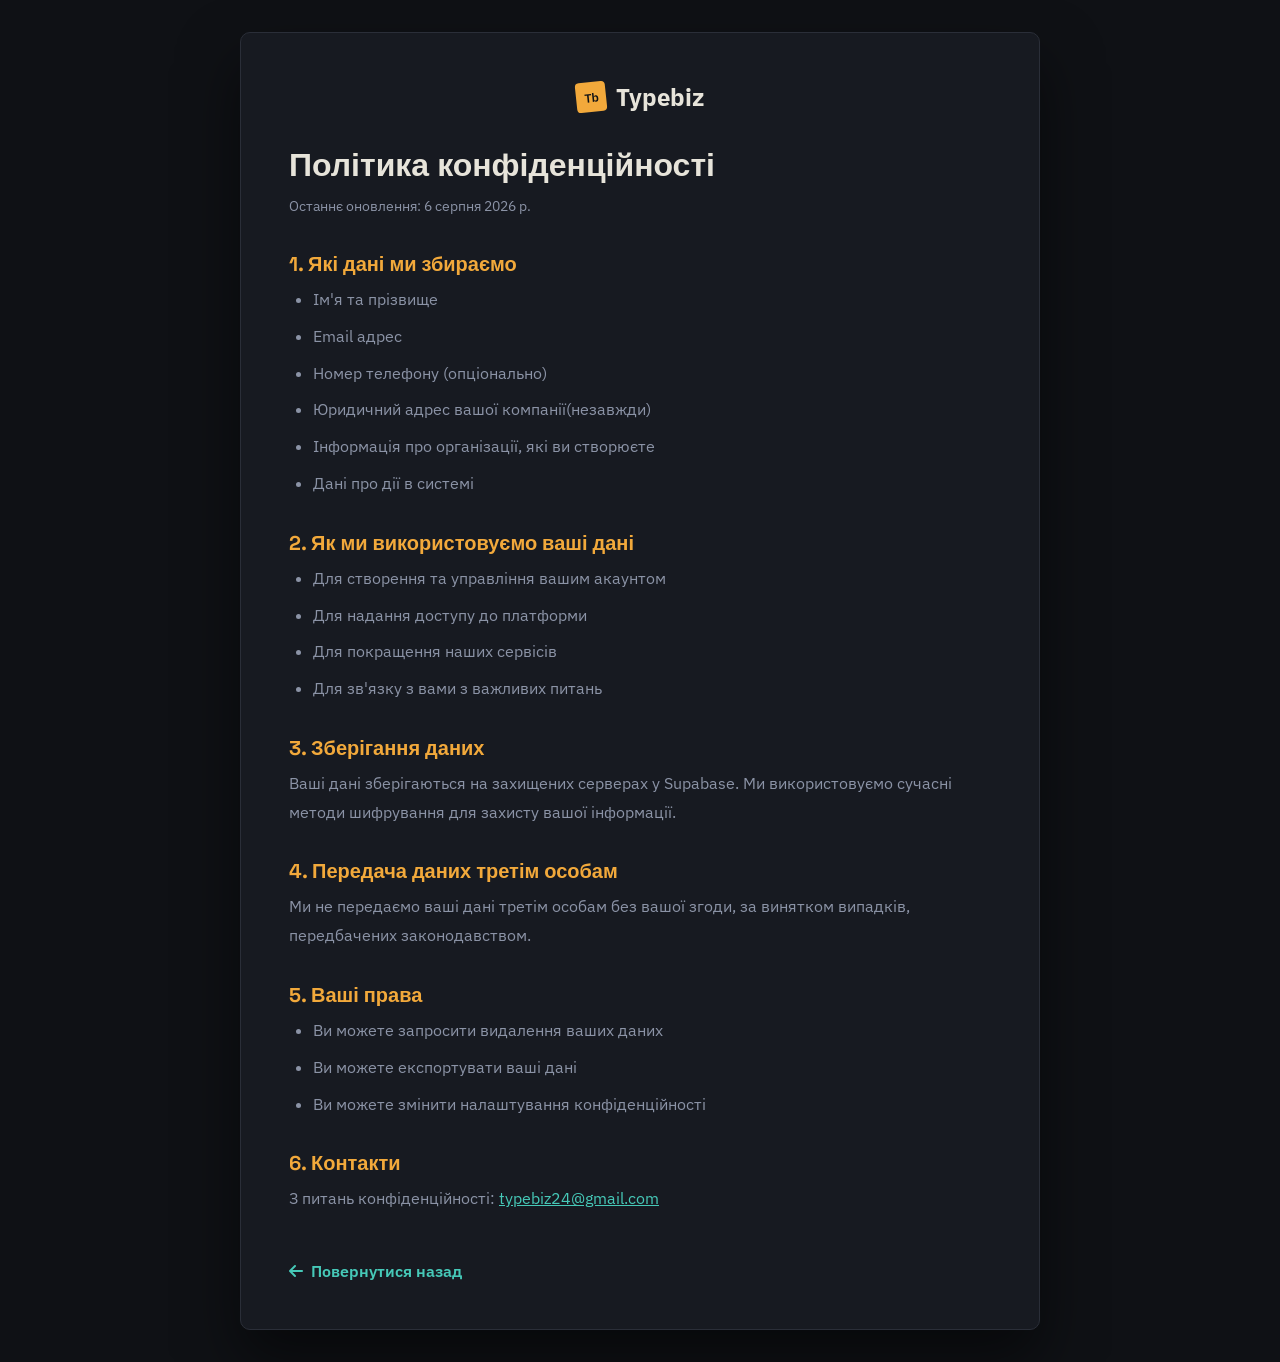
<file: privacy.html>
<!DOCTYPE html>
<html lang="uk">
<head>
    <meta charset="UTF-8">
    <meta name="viewport" content="width=device-width, initial-scale=1.0">
    <title>Політика конфіденційності — Typebiz</title>
    <link rel="preconnect" href="https://fonts.googleapis.com">
    <link href="https://fonts.googleapis.com/css2?family=Space+Grotesk:wght@500;600;700&family=IBM+Plex+Sans:wght@400;500;600;700&family=IBM+Plex+Mono:wght@400;500;600&display=swap" rel="stylesheet">
    <link rel="stylesheet" href="https://cdnjs.cloudflare.com/ajax/libs/font-awesome/6.5.0/css/all.min.css">
    <style>
        :root {
            --ink: #0F1115;
            --ink-soft: #171A21;
            --ink-line: #2A2E38;
            --gold: #F2A93B;
            --teal: #46C9B8;
            --text-onink: #E7E4DA;
            --muted: #8B93A6;
            --radius: 10px;
        }
        *{margin:0;padding:0;box-sizing:border-box;}
        body{
            font-family:'IBM Plex Sans',sans-serif;
            background:var(--ink);
            color:var(--text-onink);
            min-height:100vh;
            padding:2rem;
        }
        .privacy-container{
            max-width:800px;
            margin:0 auto;
            background:var(--ink-soft);
            border:1px solid var(--ink-line);
            border-radius:var(--radius);
            padding:3rem;
            box-shadow:0 30px 60px rgba(0,0,0,0.5);
        }
        .logo{
            display:flex;
            align-items:center;
            justify-content:center;
            gap:10px;
            font-weight:700;
            font-size:1.5rem;
            margin-bottom:2rem;
        }
        .logo .tab{
            width:30px;height:30px;
            border-radius:4px;
            background:var(--gold);
            color:var(--ink);
            display:flex;
            align-items:center;
            justify-content:center;
            font-family:'IBM Plex Mono';
            font-size:0.75rem;
            font-weight:600;
            transform:rotate(-6deg);
        }
        h1{
            font-family:'Space Grotesk',sans-serif;
            font-size:2rem;
            margin-bottom:0.5rem;
        }
        .date{
            color:var(--muted);
            margin-bottom:2rem;
            font-size:0.9rem;
        }
        h2{
            font-family:'Space Grotesk',sans-serif;
            font-size:1.25rem;
            margin-top:2rem;
            margin-bottom:0.5rem;
            color:var(--gold);
        }
        p{
            color:var(--muted);
            line-height:1.8;
            margin-bottom:1rem;
        }
        ul{
            color:var(--muted);
            line-height:1.8;
            padding-left:1.5rem;
            margin-bottom:1rem;
        }
        ul li{margin-bottom:0.5rem;}
        .back-link{
            display:inline-flex;
            align-items:center;
            gap:0.5rem;
            color:var(--teal);
            text-decoration:none;
            margin-top:2rem;
            font-weight:600;
        }
        .back-link:hover{color:var(--gold);}
        @media(max-width:768px){
            .privacy-container{padding:1.5rem;}
            body{padding:1rem;}
        }
    </style>
</head>
<body>
    <div class="privacy-container">
        <div class="logo">
            <span class="tab">Tb</span>
            <span>Typebiz</span>
        </div>

        <h1>Політика конфіденційності</h1>
        <p class="date">Останнє оновлення: 6 серпня 2026 р.</p>

        <h2>1. Які дані ми збираємо</h2>
        <ul>
            <li>Ім'я та прізвище</li>
            <li>Email адрес</li>
            <li>Номер телефону (опціонально)</li>
            <li>Юридичний адрес вашої компанії(незавжди)</li>
            <li>Інформація про організації, які ви створюєте</li>
            <li>Дані про дії в системі</li>
        </ul>

        <h2>2. Як ми використовуємо ваші дані</h2>
        <ul>
            <li>Для створення та управління вашим акаунтом</li>
            <li>Для надання доступу до платформи</li>
            <li>Для покращення наших сервісів</li>
            <li>Для зв'язку з вами з важливих питань</li>
        </ul>

        <h2>3. Зберігання даних</h2>
        <p>
            Ваші дані зберігаються на захищених серверах у Supabase. Ми використовуємо сучасні методи 
            шифрування для захисту вашої інформації.
        </p>

        <h2>4. Передача даних третім особам</h2>
        <p>
            Ми не передаємо ваші дані третім особам без вашої згоди, за винятком випадків, 
            передбачених законодавством.
        </p>

        <h2>5. Ваші права</h2>
        <ul>
            <li>Ви можете запросити видалення ваших даних</li>
            <li>Ви можете експортувати ваші дані</li>
            <li>Ви можете змінити налаштування конфіденційності</li>
        </ul>

        <h2>6. Контакти</h2>
        <p>
            З питань конфіденційності: <a href="mailto:privacy@typebiz.com" style="color:var(--teal);">typebiz24@gmail.com</a>
        </p>

        <a href="javascript:history.back()" class="back-link">
            <i class="fas fa-arrow-left"></i> Повернутися назад
        </a>
    </div>
</body>
</html>
</file>
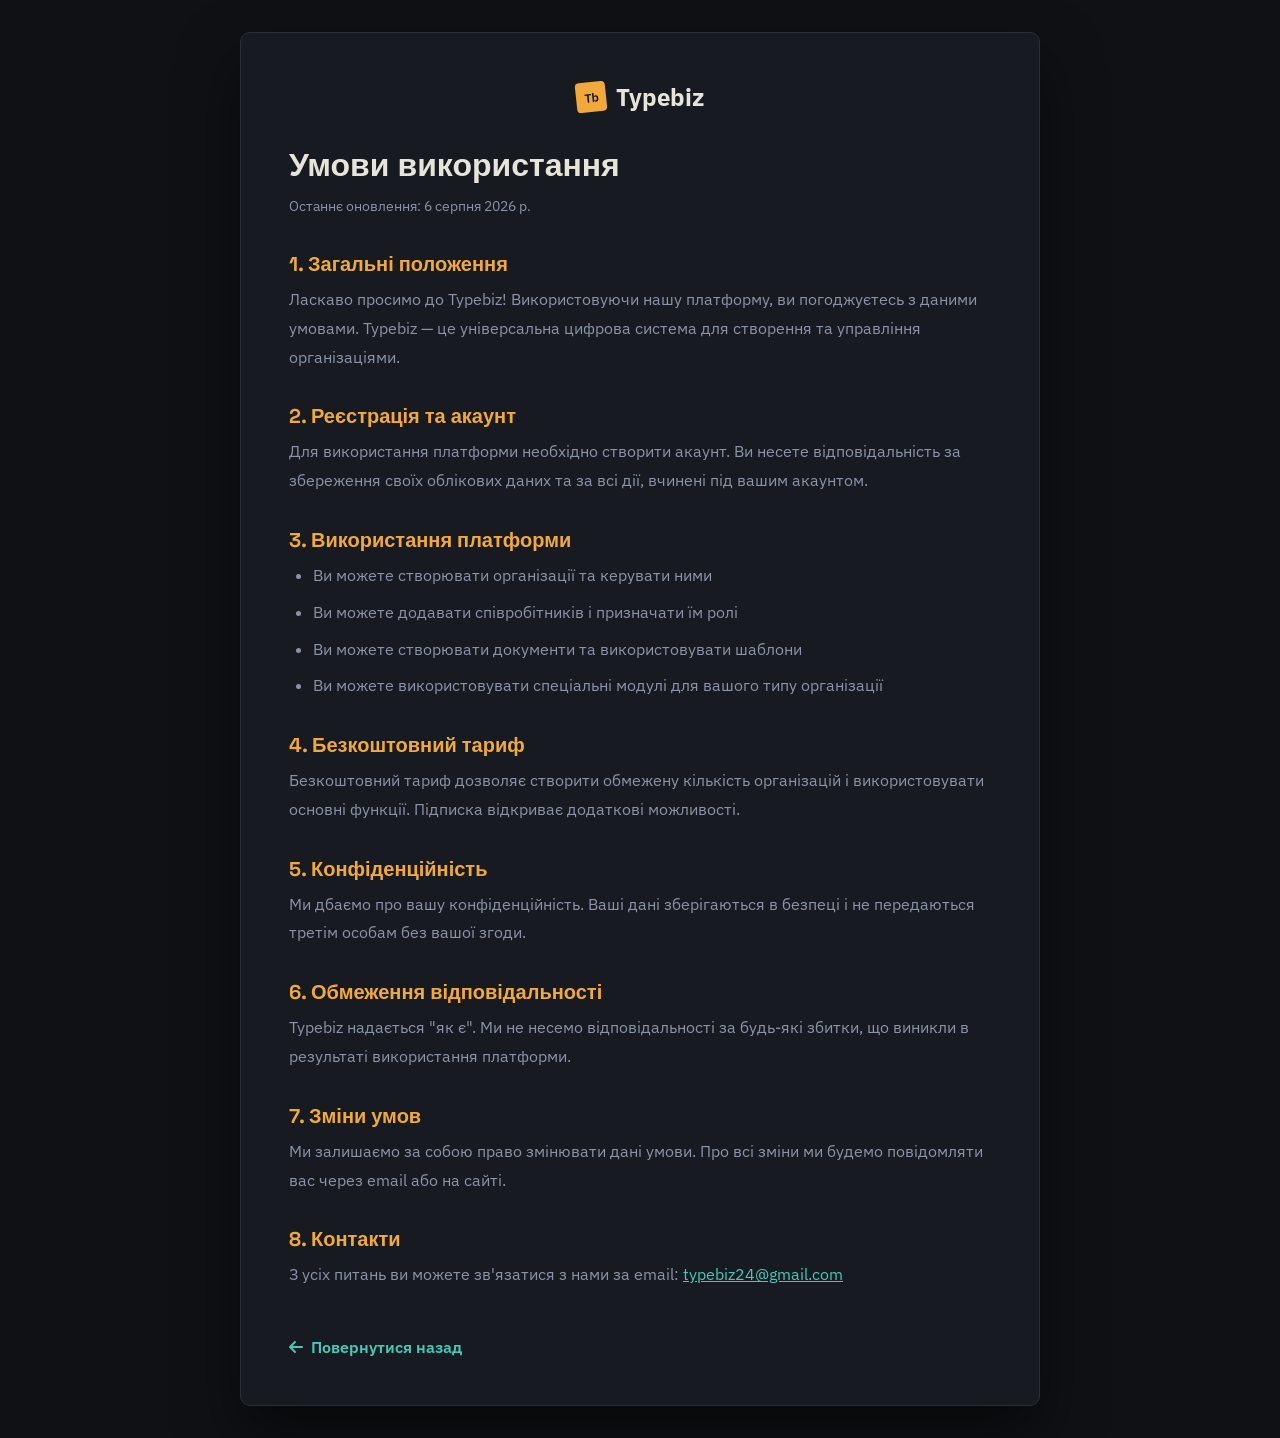
<file: terms.html>
<!DOCTYPE html>
<html lang="uk">
<head>
    <meta charset="UTF-8">
    <meta name="viewport" content="width=device-width, initial-scale=1.0">
    <title>Умови використання — Typebiz</title>
    <link rel="preconnect" href="https://fonts.googleapis.com">
    <link href="https://fonts.googleapis.com/css2?family=Space+Grotesk:wght@500;600;700&family=IBM+Plex+Sans:wght@400;500;600;700&family=IBM+Plex+Mono:wght@400;500;600&display=swap" rel="stylesheet">
    <link rel="stylesheet" href="https://cdnjs.cloudflare.com/ajax/libs/font-awesome/6.5.0/css/all.min.css">
    <style>
        :root {
            --ink: #0F1115;
            --ink-soft: #171A21;
            --ink-line: #2A2E38;
            --gold: #F2A93B;
            --teal: #46C9B8;
            --text-onink: #E7E4DA;
            --muted: #8B93A6;
            --radius: 10px;
        }
        *{margin:0;padding:0;box-sizing:border-box;}
        body{
            font-family:'IBM Plex Sans',sans-serif;
            background:var(--ink);
            color:var(--text-onink);
            min-height:100vh;
            padding:2rem;
        }
        .terms-container{
            max-width:800px;
            margin:0 auto;
            background:var(--ink-soft);
            border:1px solid var(--ink-line);
            border-radius:var(--radius);
            padding:3rem;
            box-shadow:0 30px 60px rgba(0,0,0,0.5);
        }
        .logo{
            display:flex;
            align-items:center;
            justify-content:center;
            gap:10px;
            font-weight:700;
            font-size:1.5rem;
            margin-bottom:2rem;
        }
        .logo .tab{
            width:30px;height:30px;
            border-radius:4px;
            background:var(--gold);
            color:var(--ink);
            display:flex;
            align-items:center;
            justify-content:center;
            font-family:'IBM Plex Mono';
            font-size:0.75rem;
            font-weight:600;
            transform:rotate(-6deg);
        }
        h1{
            font-family:'Space Grotesk',sans-serif;
            font-size:2rem;
            margin-bottom:0.5rem;
        }
        .date{
            color:var(--muted);
            margin-bottom:2rem;
            font-size:0.9rem;
        }
        h2{
            font-family:'Space Grotesk',sans-serif;
            font-size:1.25rem;
            margin-top:2rem;
            margin-bottom:0.5rem;
            color:var(--gold);
        }
        p{
            color:var(--muted);
            line-height:1.8;
            margin-bottom:1rem;
        }
        ul{
            color:var(--muted);
            line-height:1.8;
            padding-left:1.5rem;
            margin-bottom:1rem;
        }
        ul li{margin-bottom:0.5rem;}
        .back-link{
            display:inline-flex;
            align-items:center;
            gap:0.5rem;
            color:var(--teal);
            text-decoration:none;
            margin-top:2rem;
            font-weight:600;
        }
        .back-link:hover{color:var(--gold);}
        @media(max-width:768px){
            .terms-container{padding:1.5rem;}
            body{padding:1rem;}
        }
    </style>
</head>
<body>
    <div class="terms-container">
        <div class="logo">
            <span class="tab">Tb</span>
            <span>Typebiz</span>
        </div>

        <h1>Умови використання</h1>
        <p class="date">Останнє оновлення: 6 серпня 2026 р.</p>

        <h2>1. Загальні положення</h2>
        <p>
            Ласкаво просимо до Typebiz! Використовуючи нашу платформу, ви погоджуєтесь з даними умовами. 
            Typebiz — це універсальна цифрова система для створення та управління організаціями.
        </p>

        <h2>2. Реєстрація та акаунт</h2>
        <p>
            Для використання платформи необхідно створити акаунт. Ви несете відповідальність за збереження 
            своїх облікових даних та за всі дії, вчинені під вашим акаунтом.
        </p>

        <h2>3. Використання платформи</h2>
        <ul>
            <li>Ви можете створювати організації та керувати ними</li>
            <li>Ви можете додавати співробітників і призначати їм ролі</li>
            <li>Ви можете створювати документи та використовувати шаблони</li>
            <li>Ви можете використовувати спеціальні модулі для вашого типу організації</li>
        </ul>

        <h2>4. Безкоштовний тариф</h2>
        <p>
            Безкоштовний тариф дозволяє створити обмежену кількість організацій і використовувати 
            основні функції. Підписка відкриває додаткові можливості.
        </p>

        <h2>5. Конфіденційність</h2>
        <p>
            Ми дбаємо про вашу конфіденційність. Ваші дані зберігаються в безпеці і не передаються 
            третім особам без вашої згоди.
        </p>

        <h2>6. Обмеження відповідальності</h2>
        <p>
            Typebiz надається "як є". Ми не несемо відповідальності за будь-які збитки, що виникли 
            в результаті використання платформи.
        </p>

        <h2>7. Зміни умов</h2>
        <p>
            Ми залишаємо за собою право змінювати дані умови. Про всі зміни ми будемо повідомляти 
            вас через email або на сайті.
        </p>

        <h2>8. Контакти</h2>
        <p>
            З усіх питань ви можете зв'язатися з нами за email: <a href="mailto:support@typebiz.com" style="color:var(--teal);">typebiz24@gmail.com</a>
        </p>

        <a href="javascript:history.back()" class="back-link">
            <i class="fas fa-arrow-left"></i> Повернутися назад
        </a>
    </div>
</body>
</html>
</file>
